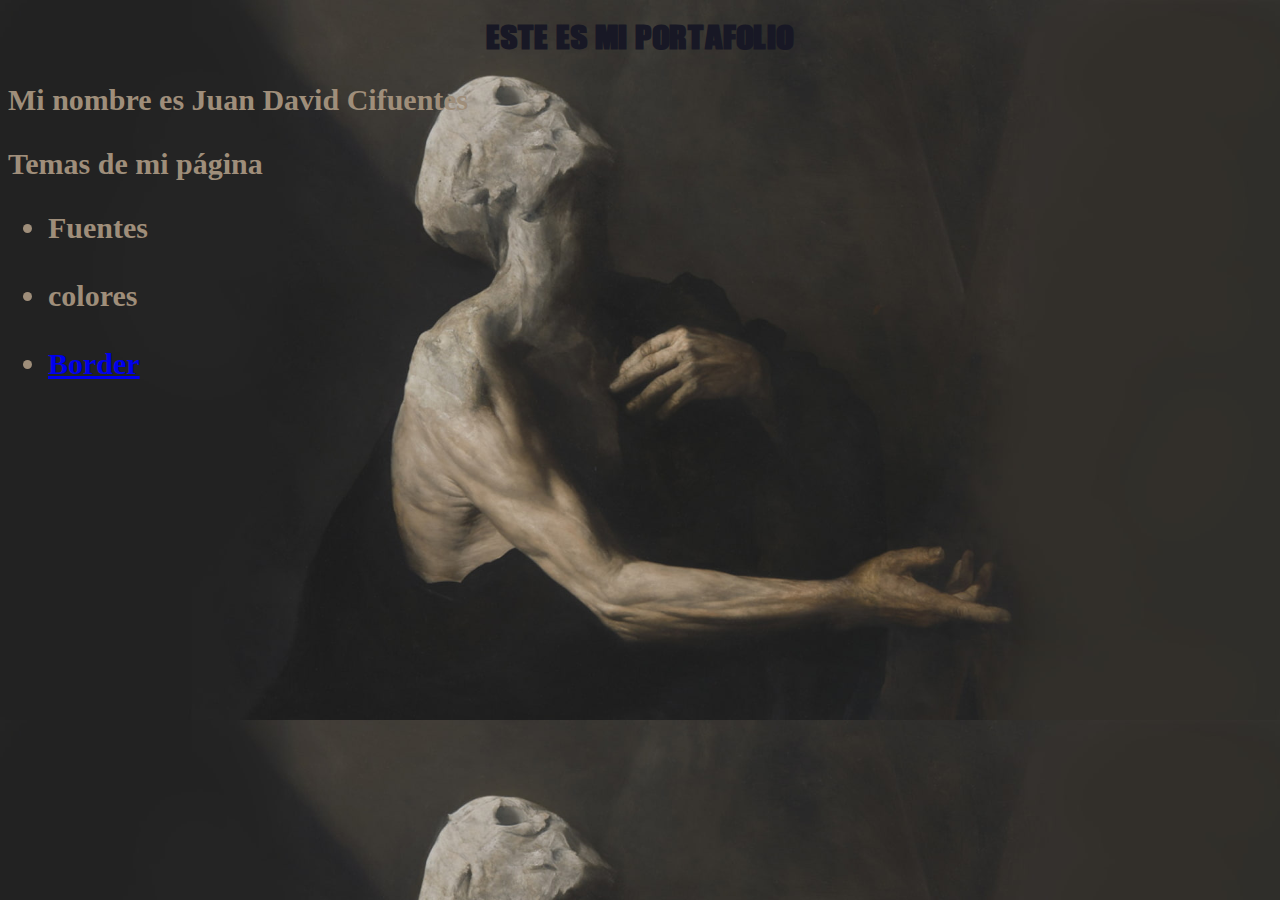
<file: index.html>
<!DOCTYPE html>
<html lang="en">
<head>
    <meta charset="UTF-8">
    <meta http-equiv="X-UA-Compatible" content="IE=edge">
    <meta name="viewport" content="width=device-width, initial-scale=1.0">
    <title>Bienvenido a mi portafolio</title>
    <link rel="stylesheet" href="css/styles.css">
   
</head>
<body>
    <h1>Este es mi portafolio</h1>
    <h2>Mi nombre es Juan David Cifuentes</h2>
    <h2 class="fuente especial1">
    <p class="fuente-especial2">Temas de mi página</p>
    <ul>
        <li class="fuente-especial"><a href="subpages/fuentes.html">Fuentes</a></li>
        <br>
        <li class="fuente-colores"><a href="subpages/colores.html">colores</a></li>
        <br>
        <li class="border"><a href="subpages/border.html">Border</a></li>
        <br>
    </ul>
</body>
</html>
</file>
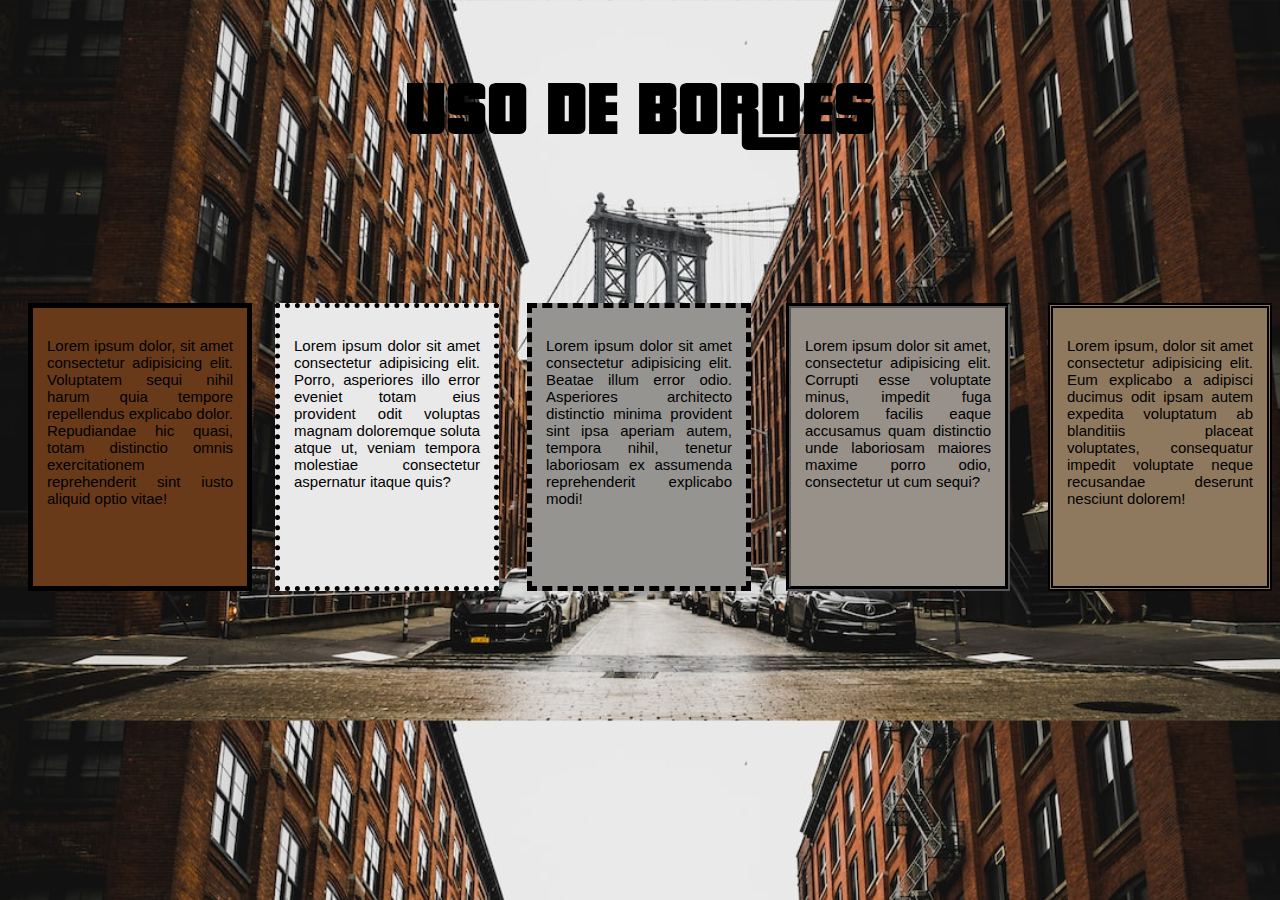
<file: subpages/border.html>
<!DOCTYPE html>
<html lang="en">
<head>
    <meta charset="UTF-8">
    <meta http-equiv="X-UA-Compatible" content="IE=edge">
    <meta name="viewport" content="width=device-width, initial-scale=1.0">
    <link rel="stylesheet" href="../css/border.css">
    <title>Document</title>
</head>
<body>
    <h1>USO DE BORDES</h1>
    <div class="contenedorx">
        <div class="box1">
            <p class="parr-style"> Lorem ipsum dolor, sit amet consectetur adipisicing elit. Voluptatem sequi nihil harum quia tempore repellendus explicabo dolor. Repudiandae hic quasi, totam distinctio omnis exercitationem reprehenderit sint iusto aliquid optio vitae!
            </p>   
        </div>
        <div class="box2">
            <p class="parr-style2"> Lorem ipsum dolor sit amet consectetur adipisicing elit. Porro, asperiores illo error eveniet totam eius provident odit voluptas magnam doloremque soluta atque ut, veniam tempora molestiae consectetur aspernatur itaque quis?
            </p>
        </div>
        <div class="box3">
            <p class="parr-style3"> Lorem ipsum dolor sit amet consectetur adipisicing elit. Beatae illum error odio. Asperiores architecto distinctio minima provident sint ipsa aperiam autem, tempora nihil, tenetur laboriosam ex assumenda reprehenderit explicabo modi!
            </p>
        </div>
        <div class="box4">
            <p class="parr-style4"> Lorem ipsum dolor sit amet, consectetur adipisicing elit. Corrupti esse voluptate minus, impedit fuga dolorem facilis eaque accusamus quam distinctio unde laboriosam maiores maxime porro odio, consectetur ut cum sequi?
            </p>
        </div>
        <div class="box5">
            <p class="parr-style5"> Lorem ipsum, dolor sit amet consectetur adipisicing elit. Eum explicabo a adipisci ducimus odit ipsam autem expedita voluptatum ab blanditiis placeat voluptates, consequatur impedit voluptate neque recusandae deserunt nesciunt dolorem!
            </p>
        </div>
         
          
       

</body>
</html>
</file>
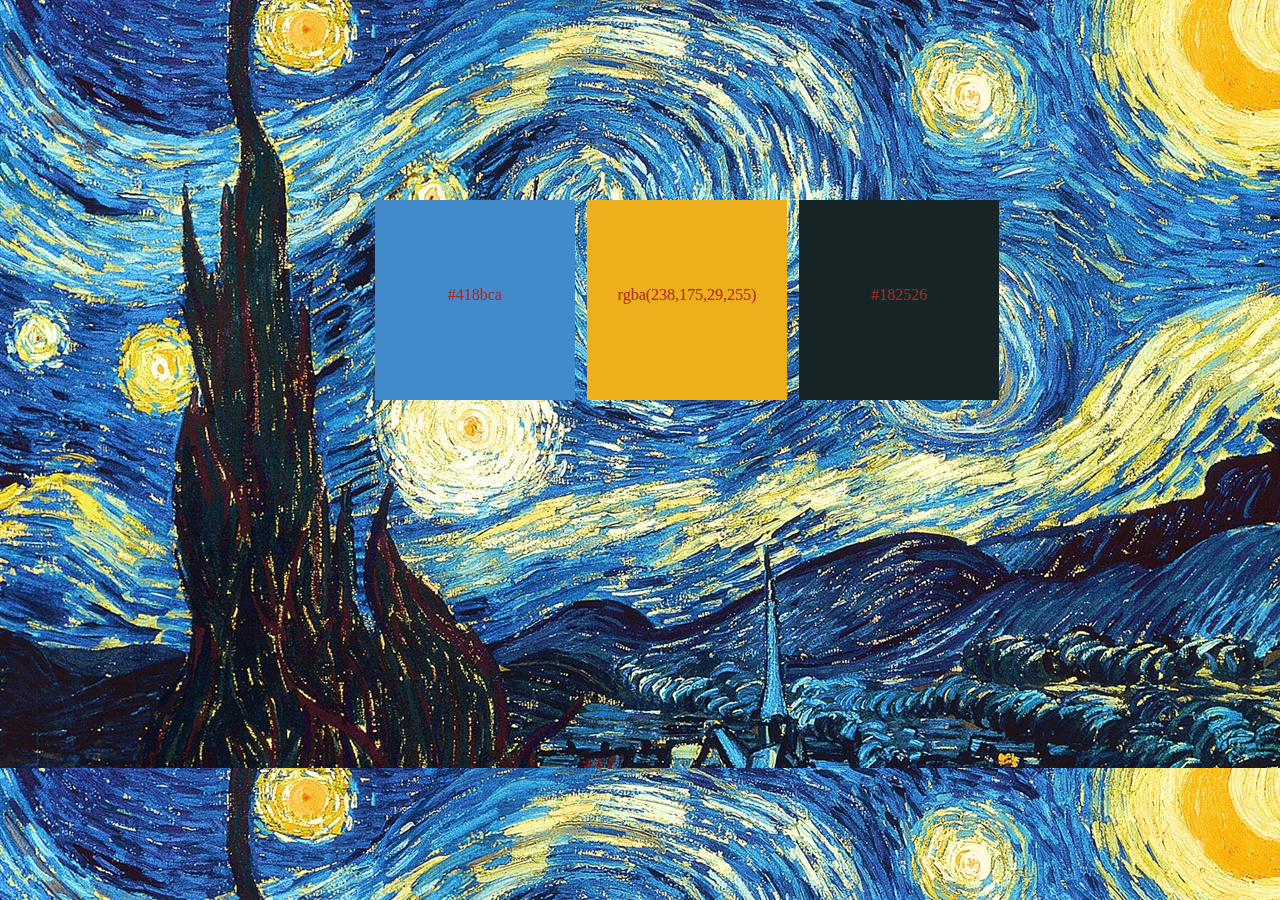
<file: subpages/colores.html>
<!DOCTYPE html>
<html lang="en">
<head>
    <meta charset="UTF-8">
    <meta http-equiv="X-UA-Compatible" content="IE=edge">
    <meta name="viewport" content="width=device-width, initial-scale=1.0">
    <title>Document</title>
    <link rel="stylesheet" href="../css/colores.css">
</head>
<body>
    <div class="contenedor">
        <div class="contenedor1">
            <p>#418bca</p>

        </div>
        <div class="contenedor2">
            <p>rgba(238,175,29,255)</p>

        </div>
        <div class="contenedor3">
            <p>#182526</p>

        </div>
    </div>
    
</body>
</html>
</file>
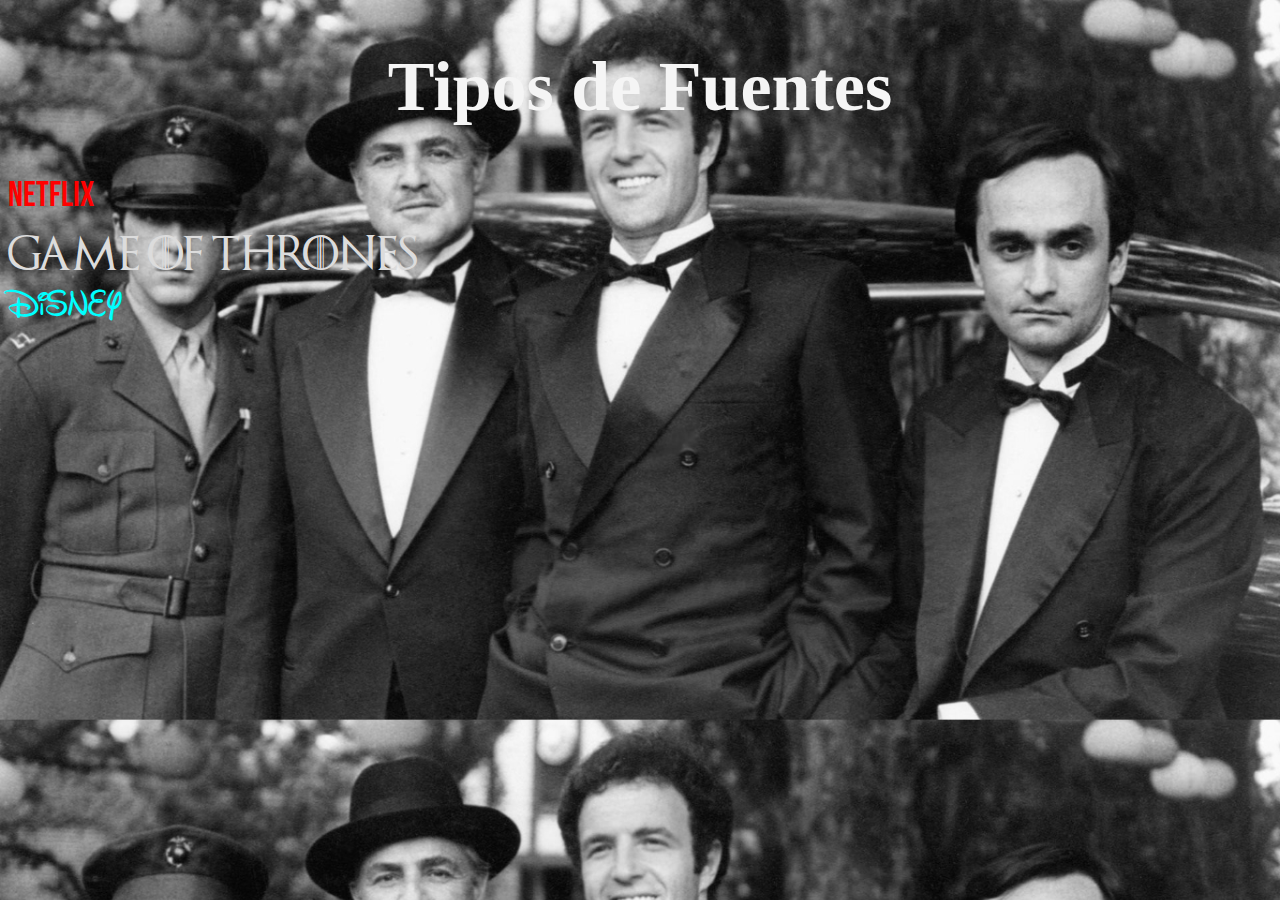
<file: subpages/fuentes.html>
<!DOCTYPE html>
<html lang="en">
<head>
    <meta charset="UTF-8">
    <meta http-equiv="X-UA-Compatible" content="IE=edge">
    <meta name="viewport" content="width=device-width, initial-scale=1.0">
    <link rel="stylesheet" href="../css/fuentes.css">
    <title>Document</title>
</head>
<body>
    <h1 class="titulo">Tipos de Fuentes</h1>
    <li class="fuente-netflix"><a href="../subpages/netflix.html">NETFLIX</a></li>
    <br>
    <li class="fuente-game"><a href="../subpages/game.html">GAME OF THRONES</a></li>
    <br>
    <li class="fuente-disney"><a href="../subpages/disney.html">DiSNEY</a></li>
</body>
</html>
</file>
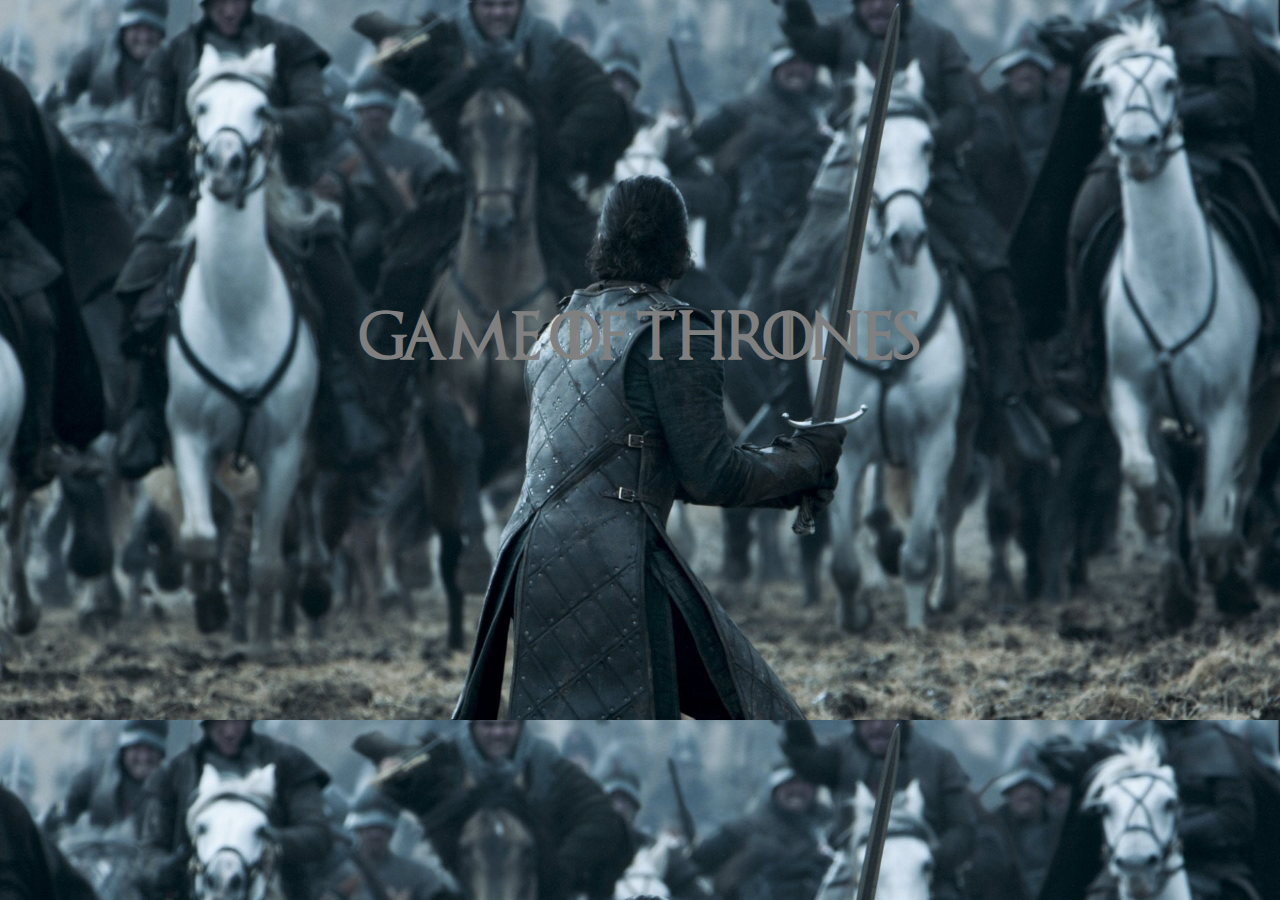
<file: subpages/game.html>
<!DOCTYPE html>
<html lang="en">
<head>
    <meta charset="UTF-8">
    <meta http-equiv="X-UA-Compatible" content="IE=edge">
    <meta name="viewport" content="width=device-width, initial-scale=1.0">
    <link rel="stylesheet" href="estilos/game.css">
    <title>GAME OF THRONES</title>
</head>
<body>
    <h1>GAME OF THRONES</h1>
    
</body>
</html>
</file>
<file: subpages/netflix.html>
<!DOCTYPE html>
<html lang="en">
<head>
    <meta charset="UTF-8">
    <meta http-equiv="X-UA-Compatible" content="IE=edge">
    <meta name="viewport" content="width=device-width, initial-scale=1.0">
    <link rel="stylesheet" href="../css/netflix.css">
    <title>NETFLIX</title>
</head>
<body>
    <h1>NETFLIX</h1>
    
</body>
</html>
</file>
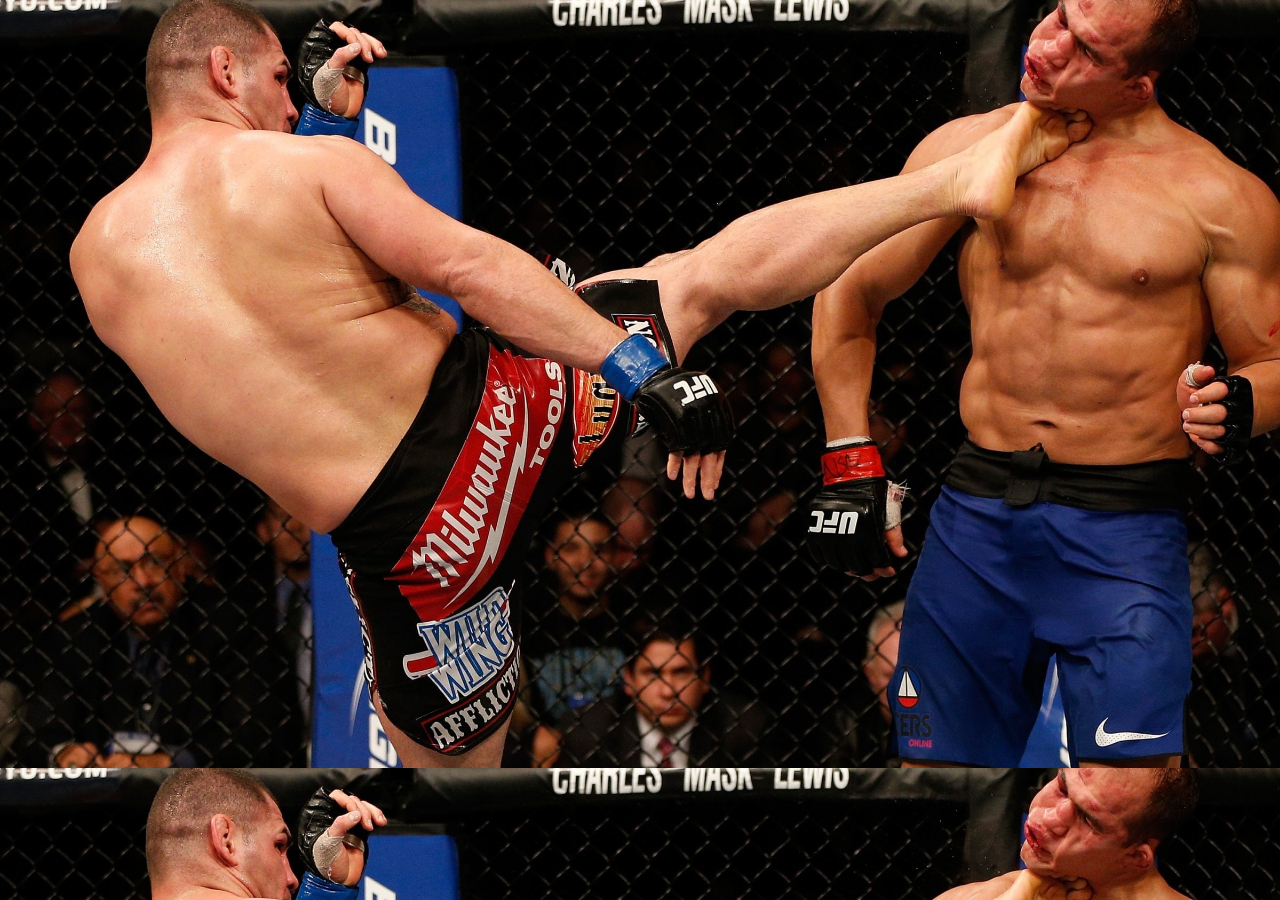
<file: subpages/ufc.html>
<!DOCTYPE html>
<html lang="en">
<head>
    <meta charset="UTF-8">
    <meta http-equiv="X-UA-Compatible" content="IE=edge">
    <meta name="viewport" content="width=device-width, initial-scale=1.0">
    <title>UFC</title>
    <link rel="stylesheet" href="../css/ufc.css">
</head>
<body>
 
</body>
</html>
</file>
<file: css/styles.css>
body{
    background-image: url("../imagen/fellbad.jpg"); 
    background-size: cover;
}
h1 {
    text-align: center;
<<<<<<< HEAD
=======
    font-size: 40px;
    text-decoration: none;
    color: 	rgb(24, 24, 37);
    font-family: colores;
}

.division1 h2 a{
    text-decoration: none;
    left: 185px;
    position: absolute;
    top: 610px;
>>>>>>> 94f6baba1e148e61dbea5264174a9f3a1a31a742
    font-size: 50px;
    font-family: Call of duty;
}
@font-face {
    font-family: Call of duty;
    src: url("../Fuentes/Call\ of\ Ops\ Duty.otf");
}
h2 {
    font-size: 30px;
    color: 
    #9f8e7a;
}
.fuente-especial2 {
    color: 
    #9f8e7a;
}
.fuente-especial a {
    text-decoration: none;
    color: 
    #9f8e7a;
}
.fuente-colores a {
    text-decoration: none;
    color: 
    #9f8e7a;
}
<<<<<<< HEAD
.border a{
    text-decoration: none;
    color: 
    #9f8e7a;
}
=======

.colores h2{
    padding-top: 500px;
    text-align: center;
    color: black;
    font-size: 100px;
    font-family: colores;
}

.colores a{
    text-decoration: none;
}

@font-face{
    font-family: colores;
    src: url("../Fuentes/Call\ of\ Ops\ Duty.otf");
}
>>>>>>> 94f6baba1e148e61dbea5264174a9f3a1a31a742
</file>
<file: css/border.css>
body {
    background-image: url("../imagen/brooklyn.jpg");
    background-size: cover;
}
h1 {
    text-align: center;
    font-family: bordes ;
    font-size: 80px;
}
@font-face {
    font-family: bordes ;
    src: url("../Fuentes/Bordes.otf");
}
.contenedorx {
    display: flex;
    padding-top: 100px;
    padding-left: 20px;
    font-family: Arial, Helvetica, sans-serif;
    font-size: 15px;
}
.box1 {
   width: 200px;
   height: 250px;
   border: 5px solid black; 
   background-color: #693a19;
   padding: 14px;
   text-align: justify;
   color: black;
}
.box2 { 
   width: 200px;
   height: 250px;
   background-color: #e9e9e9;
   border: 5px dotted black;
   margin-left: 23px;
   padding: 14px;
   text-align: justify;
}
.box3 {
    width: 200px;
    height: 250px;
    background-color:  #959491;
    border: 5px dashed black;
    margin-left: 28px;
    padding: 14px;
    text-align: justify;
}
.box4 {
    width: 200px;
    height: 250px;
    background-color:  #97918a;
    border: 5px groove black;
    margin-left: 35px;
    padding: 14px;
    text-align: justify;
    
}
.box5 {
    width: 200px;
    height: 250px;
    background-color: #8e795f;
    border: 5px double black;
    margin-left: 38px;
    padding: 14px;
    text-align: justify;
    
}
</file>
<file: css/colores.css>
body{
    background-image: url("../imagen/vincent.jpg");
}
.contenedor{
    display: flex;
    margin-left: 355px;
    margin-top: 200px;
    text-align: center;
    
}
.contenedor1{
    width: 200px;
    height: 200px;
    background-color: #418bca;
    background-size: cover;
    margin-left: 12px;
}
.contenedor2{
    width: 200px;
    height: 200px;
    background-color: rgba(238,175,29,255) ;
    background-size: cover;
    margin-left: 12px;
}
.contenedor3{
    width: 200px;
    height: 200px;
    background-color: #182526;
    background-size: cover;
    margin-left: 12px;
}
p{
    padding-top: 70px;
    color:brown ;
}
</file>
<file: css/fuentes.css>
body {
    background-image: url("../imagen/padrino.jpg");
    background-size: cover;
}
.titulo {
    font-size: 70px;
    text-align: center;
    color: whitesmoke;
    
}
.fuente-netflix a {
    text-decoration: none;
    font-size: 35px;
    color: red;
    font-family: Netflix;
}
    @font-face {
        font-family: Netflix;
        src: url("../Fuentes/netflix.ttf");
    }
.fuente-game a {
    text-decoration: none;
    font-size: 35px;
    color: gainsboro;
    font-family: Game;
}
    @font-face {
        font-family: Game;
        src: url("../Fuentes/game.ttf");
    }
.fuente-disney a{
    text-decoration: none;
    font-size: 35px;
    color: aqua;
    font-family: Disney;
}
    @font-face {
        font-family: Disney;
        src: url("../Fuentes/disney.otf");
    }
</file>
<file: subpages/estilos/game.css>
body{
    background-image: url("../../imagen/game.jpg");
    background-size: cover;
    
}
h1{
    font-family: game of thrones;
    text-align: center;
    color: gray;
    padding-top: 22%;
    font-size: 300%;

    
}
@font-face {
    font-family: game of thrones;
    src: url(../estilos/game.ttf);
}
</file>
<file: css/netflix.css>
body{
    background-color: black;
    background-size: cover;
}

h1{
    font-family: netflix;
    text-align: center;
    color: red;
    padding: 16%;
    font-size: 700%;
}
@font-face {
    font-family: netflix;  
    src: url("../Fuentes/netflix.ttf");

}
</file>
<file: css/ufc.css>
body{
    background-image: url("../imagen/CainVelazques.jpg");
}
.titulo {
    color: antiquewhite;
    text-decoration: none ;
}
.division h2 a{
    color:whitesmoke ;
    text-decoration: none;
}
</file>
